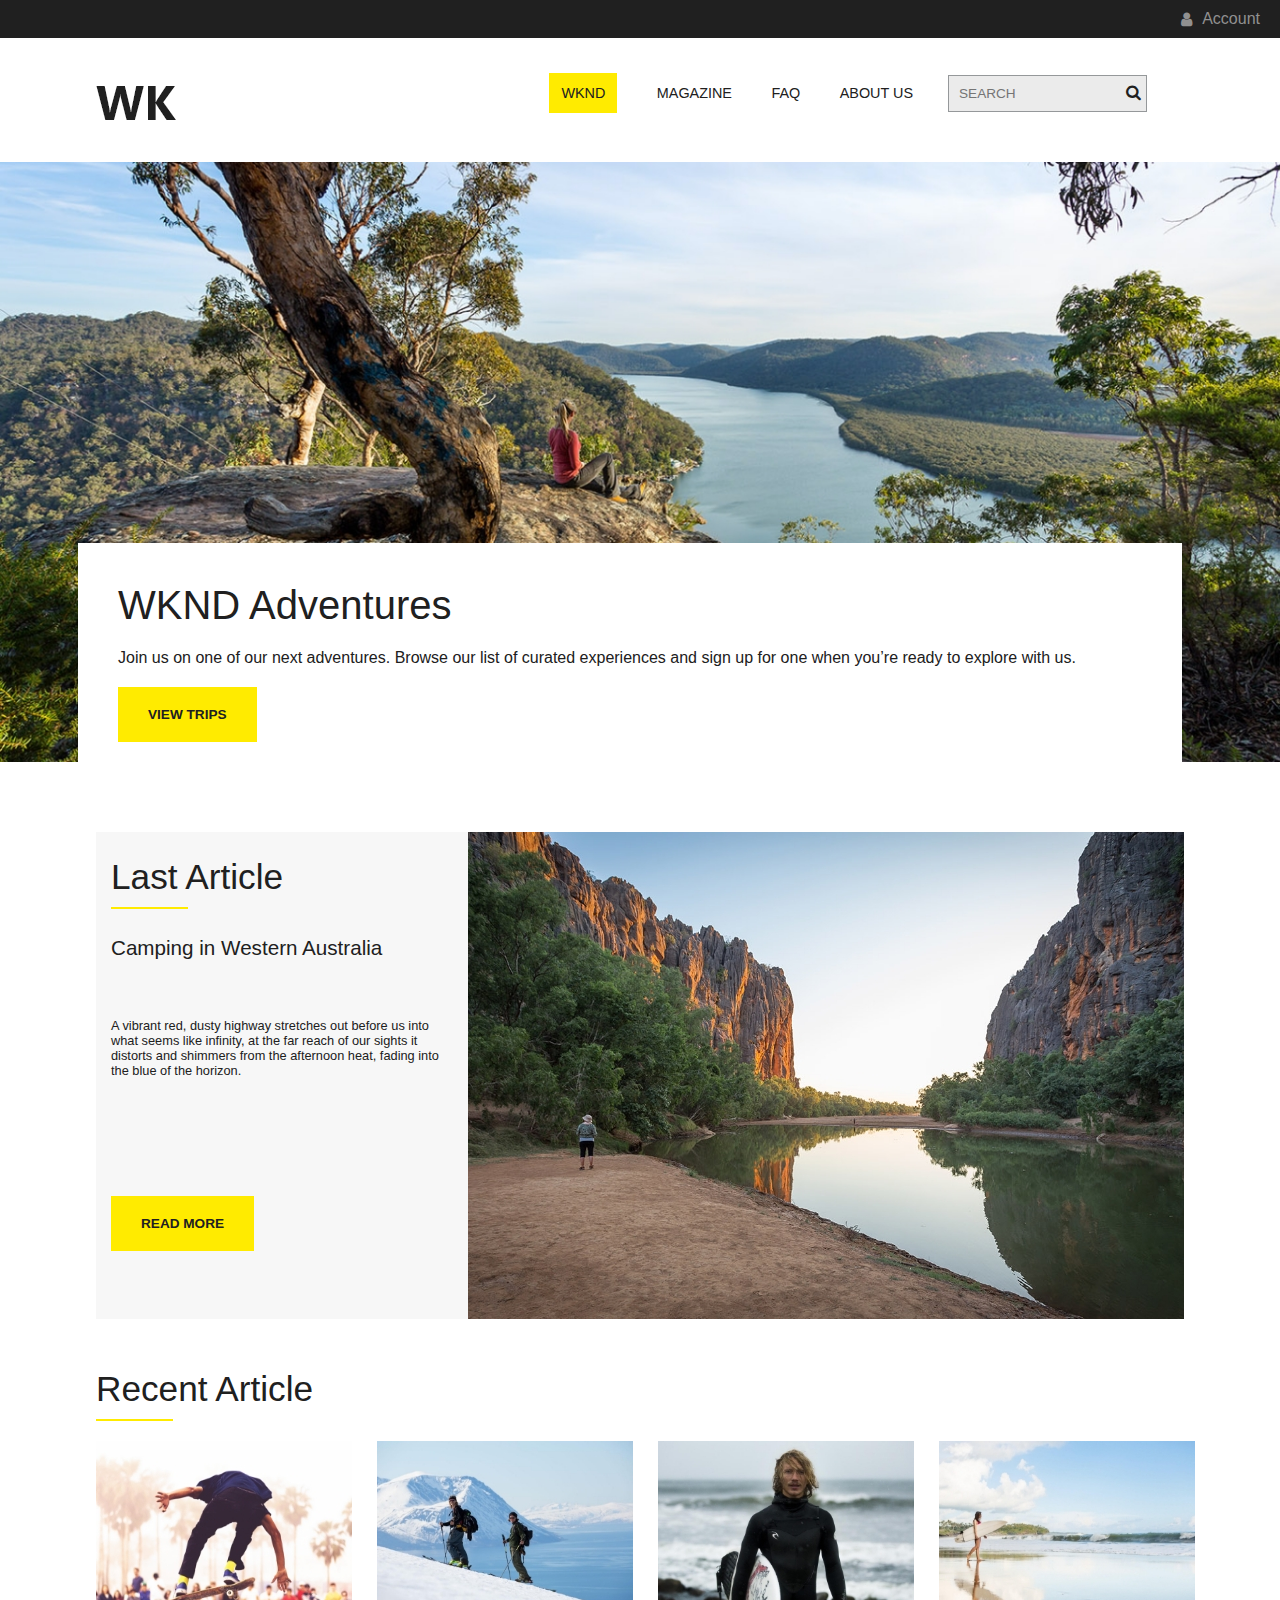
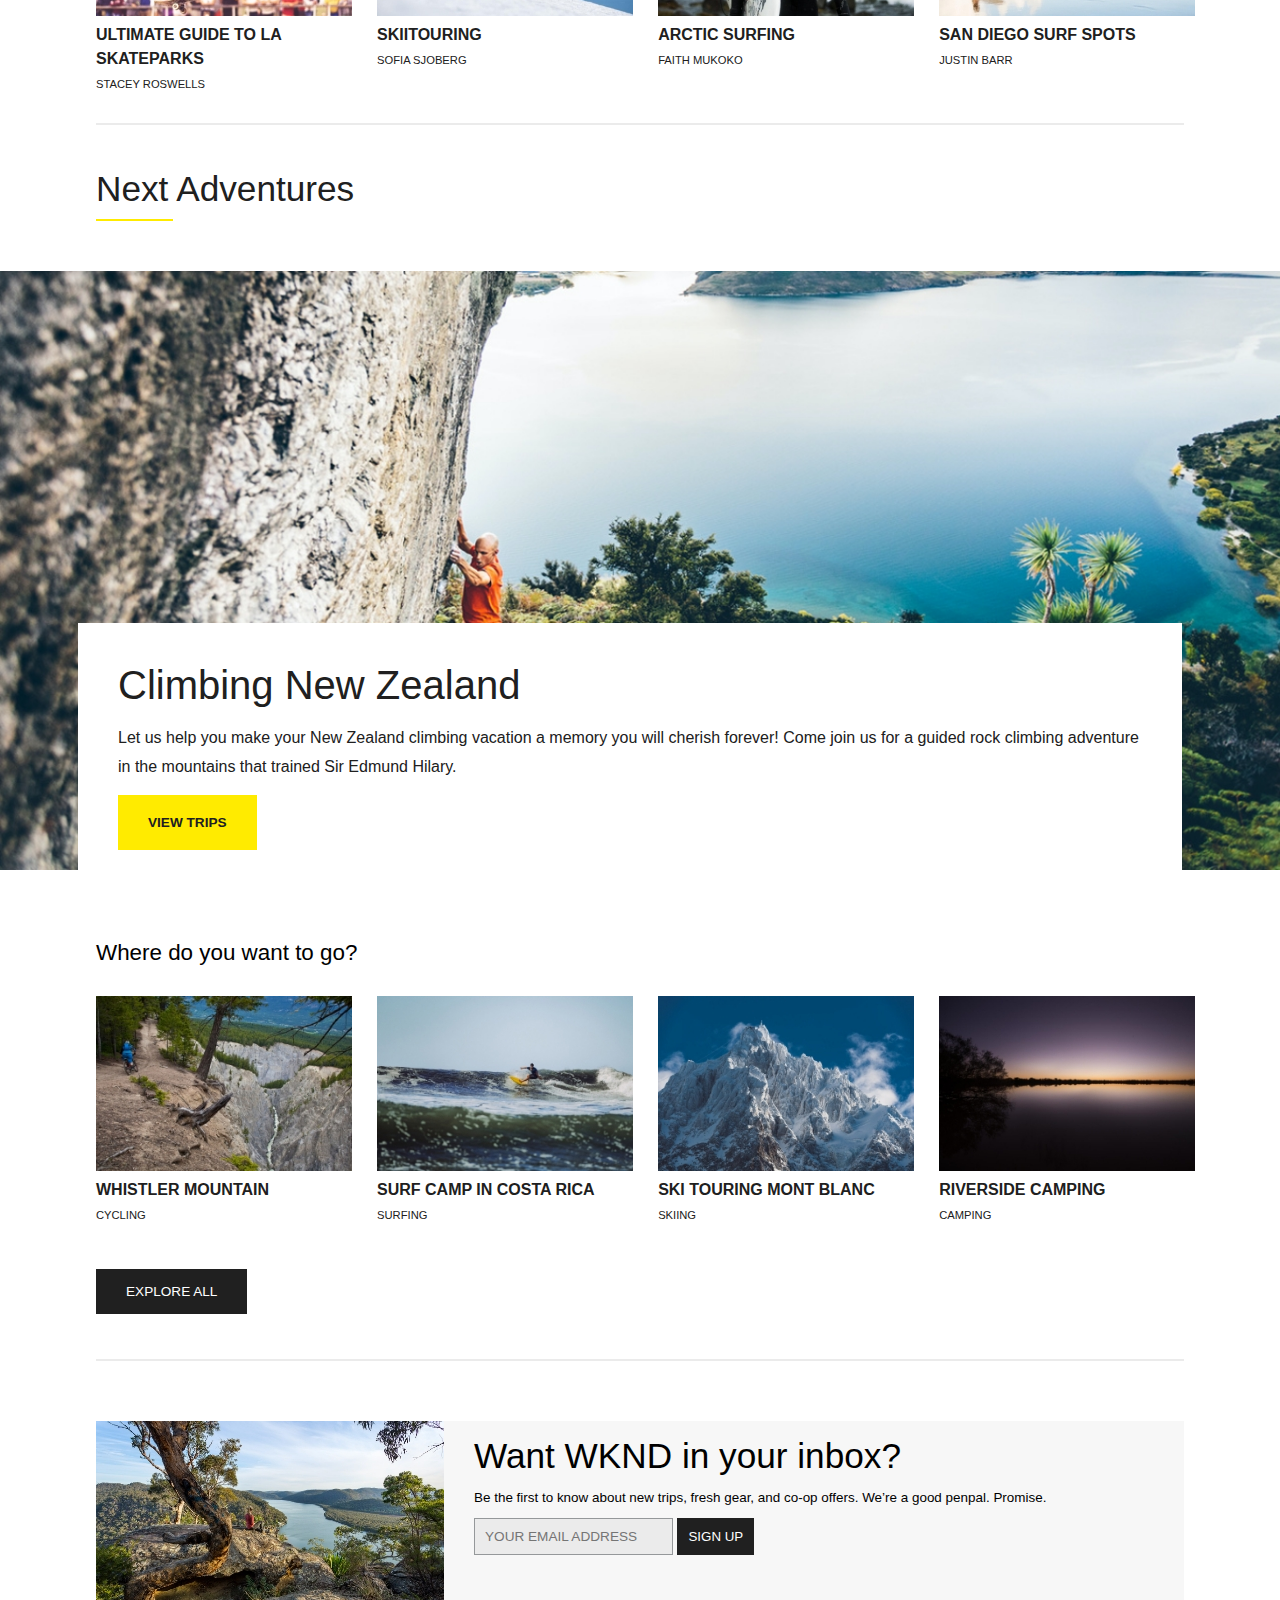
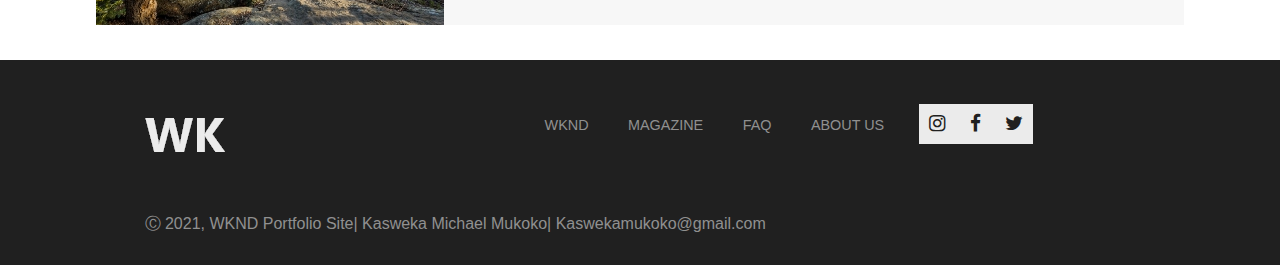
<file: index.html>
<html lang="en">
<head>
    <meta charset="UTF-8">
    <meta http-equiv="X-UA-Compatible" content="IE=edge">
    <meta name="viewport" content="width=device-width, initial-scale=1.0">
    <link rel="stylesheet" href="https://cdnjs.cloudflare.com/ajax/libs/font-awesome/4.7.0/css/font-awesome.min.css">
    <link rel="stylesheet" href="style/style.css">
    <link rel="icon" href="img/WKND_light.png">
    <title>WKND</title>
</head>
<body>
    <div id="container">
        <!-- header-->
        <header>
            <div class="top_header">
                <a href="#" class="fa fa-user"></a>
                <p>Account</p>
                <!-- the drop down for languages  and how to style them effeciently-->
                <!-- <form action = "get">
                    <select name="lang" class="drop_down">
                        <option value="eng">english | francaise</option>
                        <option value="eng">francaise</option>
                        <option value="eng">deutsh</option>
                        <option value="eng">deutsh | francaise | italiano</option>
                        <option value="eng" selected>english | espanol</option>
                    </select>
                </form> -->
            </div>
            <nav>
                <div class="img">
                    <a href="index.html"><img src="img/WKND@2x.png" alt="WKND Logo"  ></a>
                </div>
                <ul>
                    <li><a href="index.html"  class="selected">WKND</a></li>
                    <li><a href="magazine.html">Magazine</a></li>
                    <li><a href="faq.html">Faq</a></li>
                    <li><a href="about_us.html">About Us</a></li>
                </ul>
                <form method="get">
                    <input type="text" name="search" id="search" placeholder="search">
                    <a href="#" class="fa fa-search"></a>
                </form>
            </nav>
            <div class="banner">
                 <img src="img/banner.jpg" alt="Header Banner">
                <section>
                    <h3>WKND Adventures</h3>
                    <p>Join us on one of our next adventures. 
                        Browse our list of curated experiences and sign 
                        up for one when you’re ready to explore with us.
                       </p><br>
                       <span class="button">view trips</span>
                       <!-- another branch to be opened for js slider -->
                 </section>
             </div>
        </header>
        <!-- header-->

        <!-- main-->
        <main>
            <div class="last_article">
                <div class="article">
                    <div class="hr_underline">
                        <h3>Last Article</h3>
                        <hr>
                    </div>
                    <h4>Camping in Western Australia</h4><br>
                    <p>A vibrant red, dusty highway stretches out before us 
                        into what seems like infinity, at the far reach of our 
                        sights it distorts and shimmers from the afternoon heat, 
                        fading into the blue of the horizon.
                    </p><br>
                    <span class="button">read more</span>
                </div>
                <img src="img/river.jpg" alt="River Img">
            </div>
            <article>
                <div class="hr_underline">
                    <h3>Recent Article</h3>
                    <hr>
                 </div>
                <div class="images">
                    <div class="skater">
                        <img src="img/skater.jpg" alt="Skater">
                        <p>Ultimate guide to la skateparks</p>
                        <p>Stacey Roswells</p>
                    </div>
                    <div class="skii">
                        <img src="img/skii.jpg" alt="Skii Touring">
                        <p>Skiitouring</p>
                        <p>Sofia Sjoberg</p>
                    </div>
                    <div class="surfer">
                        <img src="img/surfer.jpg" alt="Arctic Surfing">
                        <p>Arctic Surfing</p>
                        <p>Faith Mukoko</p>
                    </div>
                    <div class="female_surfer">
                        <img src="img/female_skater.jpg" alt="Arctic Surfing">
                        <p>San Diego Surf Spots</p>
                        <p>Justin Barr</p>
                    </div>
                </div><br>
                <hr> <br><br>
                <div  class="hr_underline">
                    <h3 >Next Adventures</h3>
                    <hr>
                </div>
            </article>          
            <div class="banner">
                <img src="img/new_zeal.jpg" alt="Header Banner">
                <section>
                    <h3>Climbing New Zealand</h3>
                    <p>Let us help you make your New Zealand climbing vacation a 
                        memory you will cherish forever! Come join us for a guided 
                        rock climbing adventure in the mountains that trained Sir Edmund Hilary.
                    </p><br>
                    <span class="button">view trips</span>
                </section>
            </div>
            <article class="wanna_go">
                <p class="title">Where do you want to go?</p>
                <div class="images">
                    <div class="whistler_mountain">
                        <img src="img/whistler_mountain.jpg" alt="whistler Mountain">
                        <p>whistler Mountain</p>
                        <p>Cycling</p>
                    </div>
                    <div class="surf_camp">
                        <img src="img/surf_camp.jpg" alt="Surf Camping in Costa Rica">
                        <p>Surf Camp in Costa Rica</p>
                        <p>Surfing</p>
                    </div>
                    <div class="ski_touring">
                        <img src="img/ski_touring.jpg" alt="Ski Touring Mont Blanc">
                        <p>Ski Touring Mont Blanc</p>
                        <p>skiing</p>
                    </div>
                    <div class="riverside_camping">
                        <img src="img/riverside_camping.jpg" alt="Riverside Camping">
                        <p>Riverside camping</p>
                        <p>Camping</p>
                    </div>
                </div>
                <span class="dark_button">explore all</span>
                <hr>
            </article>
            <div class="inbox">
                <img src="img/mountain_inbox.jpg" alt="Mountain">
                <div class="wknd_inbx">
                    <h3>Want WKND in your inbox?</h3>
                    <p>Be the first to know about new trips, fresh gear, 
                       and co-op offers. We’re a good penpal. Promise.
                    </p>
                    <form method="get">
                        <input type="email" placeholder="your email address">
                        <input type="submit" value= "sign up" class="dark_button">
                    </form>
                </div>
            </div>
        </main>
        <!-- Main-->

        <!-- Footer-->
        <footer>
            <div class="wrapper">
                <nav>
                    <div class="img">
                            <a href="index.html"><img src="img/WKND_light.png" alt="WKND Light Logo" ></a>
                    </div>
                    <ul>
                        <li><a href="index.html">WKND</a></li>
                        <li><a href="magazine.html">Magazine</a></li>
                        <li><a href="faq.html">Faq</a></li>
                        <li><a href="about_us.html">About Us</a></li>
                    </ul>
                    <div class="social_icons">
                        <a href="#" class="fa fa-instagram"></a>
                        <a href="#" class="fa fa-facebook"></a>
                        <a href="#" class="fa fa-twitter"></a>
                    </div>
                </nav>
                <p>Ⓒ 2021, WKND Portfolio Site| Kasweka Michael Mukoko| Kaswekamukoko@gmail.com</p>
            </div>
        </footer>
        <!--Footer-->
    </div>
</body>
</html>
</file>
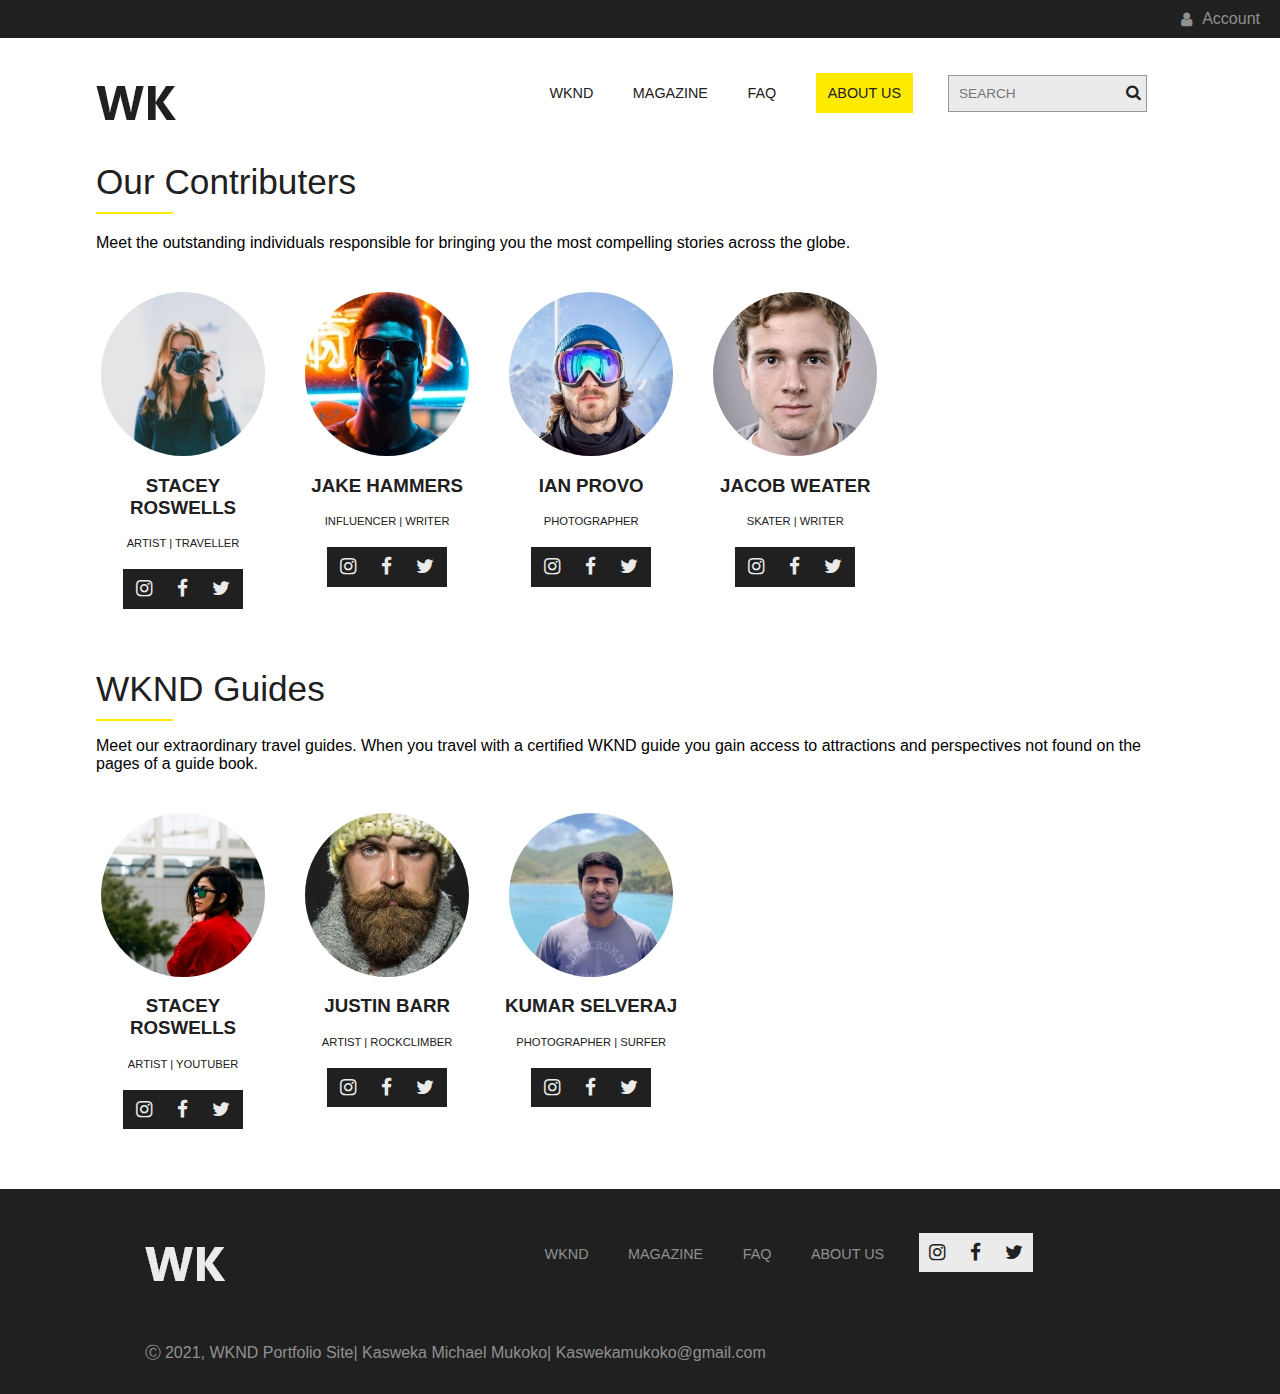
<file: about_us.html>
<html lang="en">
<head>
    <meta charset="UTF-8">
    <meta http-equiv="X-UA-Compatible" content="IE=edge">
    <meta name="viewport" content="width=device-width, initial-scale=1.0">
    <link rel="stylesheet" href="https://cdnjs.cloudflare.com/ajax/libs/font-awesome/4.7.0/css/font-awesome.min.css">
    <link rel="stylesheet" href="style/style.css">
    <link rel="icon" href="img/WKND_light.png">
    <title>About Us</title>
</head>
<body>
    <div id="container">
        <!-- header-->
        <header>
            <div class="top_header">
                <a href="#" class="fa fa-user"></a>
                <p>Account</p>
                <!-- the drop down for languages  and how to style them effeciently-->
                <!-- <form method = "get">
                    <select name="lang" class="drop_down">
                        <option value="eng">english | francaise</option>
                        <option value="eng">francaise</option>
                        <option value="eng">deutsh</option>
                        <option value="eng">deutsh | francaise | italiano</option>
                        <option value="eng" selected>english | espanol</option>
                    </select>
                </form> -->
            </div>
            <nav>
                <div class="img">
                    <a href="index.html"><img src="img/WKND@2x.png" alt="WKND Logo"  ></a>
                </div>
                <ul>
                    <li><a href="index.html">WKND</a></li>
                    <li><a href="magazine.html">Magazine</a></li>
                    <li><a href="faq.html" >Faq</a></li>
                    <li><a href="about_us.html" class="selected">About Us</a></li>
                </ul>
                <form method="get">
                    <input type="text" name="search" id="search" placeholder="search">
                    <a href="#" class="fa fa-search"></a>
                </form>
            </nav>
        </header>
        <!-- header-->

        <!-- main-->
        <main id="about">
            <div class="wrapper">
                <section class="contributer">
                    <div class="hr_underline">
                        <h3>Our Contributers</h3>
                        <hr>
                    </div>
                    <div class="contributers">
                        <p>Meet the outstanding individuals responsible for bringing you the 
                           most compelling stories across the globe. 
                        </p>
                    </div>
                    <div class="round_imgs">
                        <div class="stacey">
                            <img src="img/stacey.jpg" alt="Stacey Roswells">
                            <h3>Stacey Roswells</h3>
                            <p>Artist | Traveller </p>
                            <div class="social_icons">
                                <a href="#" class="fa fa-instagram"></a>
                                <a href="#" class="fa fa-facebook"></a>
                                <a href="#" class="fa fa-twitter"></a>
                            </div>
                        </div>
                        <div class="jake">
                            <img src="img/jake.jpg" alt="jake Hammers">
                            <h3>Jake Hammers</h3>
                            <p>Influencer | Writer </p>
                            <div class="social_icons">
                                <a href="#" class="fa fa-instagram"></a>
                                <a href="#" class="fa fa-facebook"></a>
                                <a href="#" class="fa fa-twitter"></a>
                            </div>
                        </div>
                        <div class="ian">
                            <img src="img/ian.jpg" alt="Ian Provo">
                            <h3>Ian Provo</h3>
                            <p>Photographer</p>
                            <div class="social_icons">
                                <a href="#" class="fa fa-instagram"></a>
                                <a href="#" class="fa fa-facebook"></a>
                                <a href="#" class="fa fa-twitter"></a>
                            </div>
                        </div>
                        <div class="jacob">
                            <img src="img/jacob.jpg" alt="Ian Provo">
                            <h3>Jacob Weater</h3>
                            <p>Skater | Writer</p>
                            <div class="social_icons">
                                <a href="#" class="fa fa-instagram"></a>
                                <a href="#" class="fa fa-facebook"></a>
                                <a href="#" class="fa fa-twitter"></a>
                            </div>
                        </div>
                        
                    </div>
                </section>
                <section class="guides">
                    <div class="hr_underline">
                        <h3>WKND Guides</h3>
                        <hr>
                    </div>
                    <p>Meet our extraordinary travel guides. When you travel with a certified 
                        WKND guide you gain access to attractions and perspectives not found 
                        on the pages of a guide book.
                     </p>
                    <div class="round_imgs">
                        <div class="stacey">
                            <img src="img/stacey2.jpg" alt="Stacey Roswells">
                            <h3>Stacey Roswells</h3>
                            <p>Artist | Youtuber </p>
                            <div class="social_icons">
                                <a href="#" class="fa fa-instagram"></a>
                                <a href="#" class="fa fa-facebook"></a>
                                <a href="#" class="fa fa-twitter"></a>
                            </div>
                        </div>
                        <div class="jake">
                            <img src="img/justin.jpg" alt="Justin Barr">
                            <h3>Justin Barr</h3>
                            <p>Artist | RockClimber </p>
                            <div class="social_icons">
                                <a href="#" class="fa fa-instagram"></a>
                                <a href="#" class="fa fa-facebook"></a>
                                <a href="#" class="fa fa-twitter"></a>
                            </div>
                        </div>
                        <div class="ian">
                            <img src="img/kumar.jpg" alt="Kumar Selveraj">
                            <h3>Kumar Selveraj</h3>
                            <p>Photographer | surfer</p>
                            <div class="social_icons">
                                <a href="#" class="fa fa-instagram"></a>
                                <a href="#" class="fa fa-facebook"></a>
                                <a href="#" class="fa fa-twitter"></a>
                            </div>
                        </div>
                        <div>
                          <!-- Just a Place Holder-->  
                        </div>
                    </div>
                </section>
            </div>
        </main>
        <!-- Main-->

        <!-- Footer-->
        <footer>
            <div class="wrapper">
                <nav>
                    <div class="img">
                            <a href="index.html"><img src="img/WKND_light.png" alt="WKND Light Logo" ></a>
                    </div>
                    <ul>
                        <li><a href="index.html">WKND</a></li>
                        <li><a href="magazine.html">Magazine</a></li>
                        <li><a href="faq.html">Faq</a></li>
                        <li><a href="about_us.html">About Us</a></li>
                    </ul>
                    <div class="social_icons">
                        <a href="#" class="fa fa-instagram"></a>
                        <a href="#" class="fa fa-facebook"></a>
                        <a href="#" class="fa fa-twitter"></a>
                    </div>
                </nav>
                <p>Ⓒ 2021, WKND Portfolio Site| Kasweka Michael Mukoko| Kaswekamukoko@gmail.com</p>
            </div>
        </footer>
        <!--Footer-->
    </div>
</body>
</html>
</file>
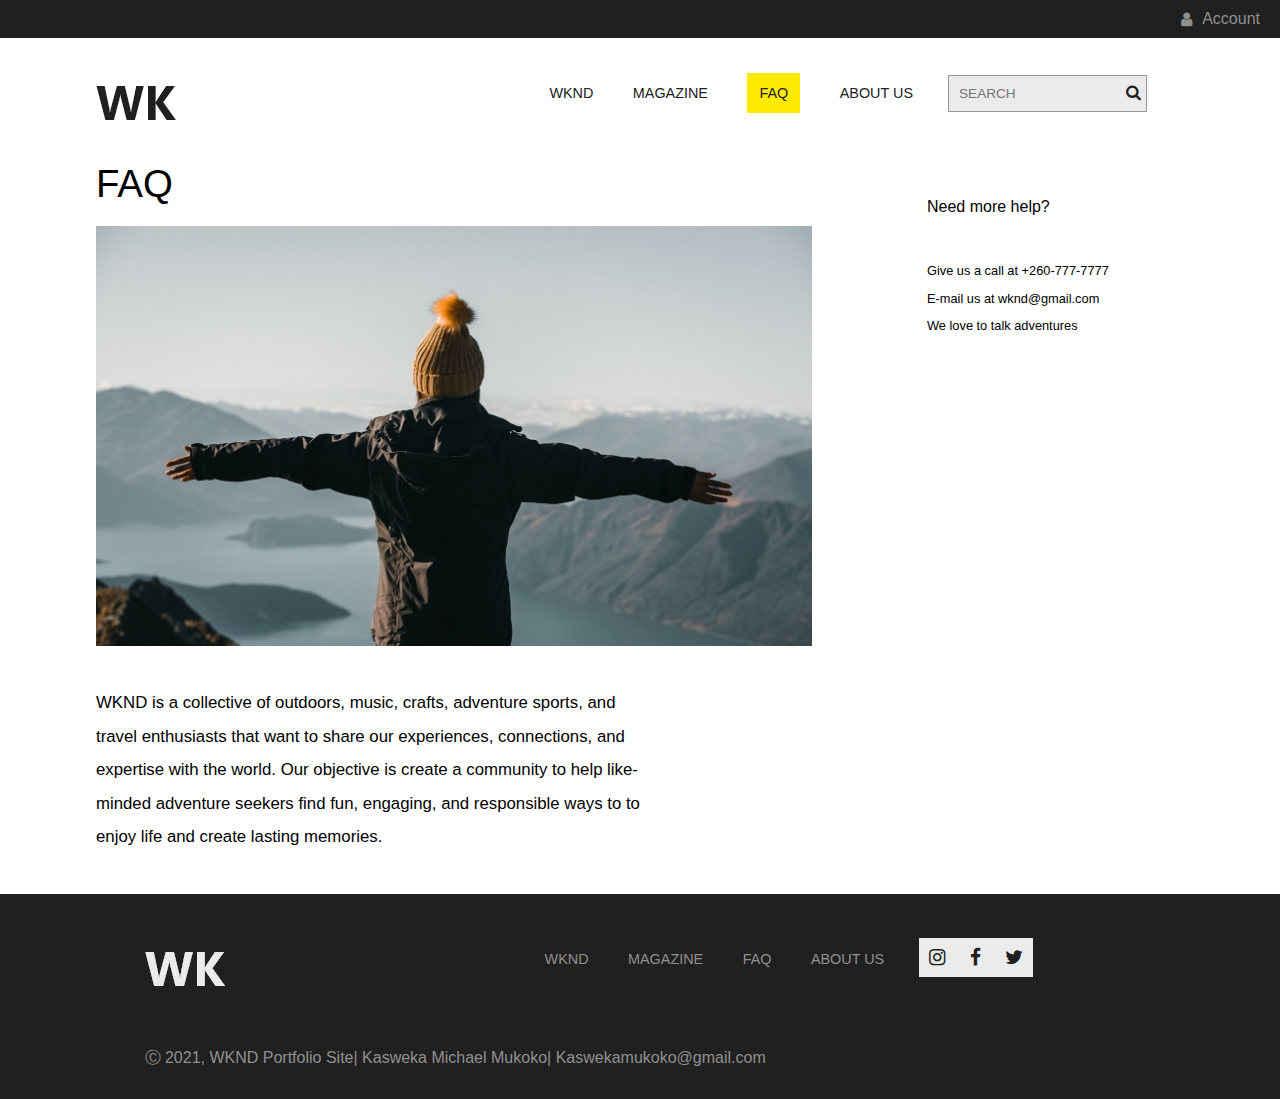
<file: faq.html>
<html lang="en">
<head>
    <meta charset="UTF-8">
    <meta http-equiv="X-UA-Compatible" content="IE=edge">
    <meta name="viewport" content="width=device-width, initial-scale=1.0">
    <link rel="stylesheet" href="https://cdnjs.cloudflare.com/ajax/libs/font-awesome/4.7.0/css/font-awesome.min.css">
    <link rel="stylesheet" href="style/style.css">
    <link rel="icon" href="img/WKND_light.png">
    <title>FAQ</title>
</head>
<body>
    <div id="container">
        <!-- header-->
        <header>
            <div class="top_header">
                <a href="#" class="fa fa-user"></a>
                <p>Account</p>
                <!-- the drop down for languages  and how to style them effeciently-->
                <!-- <form method = "get">
                    <select name="lang" class="drop_down">
                        <option value="eng">english | francaise</option>
                        <option value="eng">francaise</option>
                        <option value="eng">deutsh</option>
                        <option value="eng">deutsh | francaise | italiano</option>
                        <option value="eng" selected>english | espanol</option>
                    </select>
                </form> -->
            </div>
            <nav>
                <div class="img">
                    <a href="index.html"><img src="img/WKND@2x.png" alt="WKND Logo"  ></a>
                </div>
                <ul>
                    <li><a href="index.html">WKND</a></li>
                    <li><a href="magazine.html">Magazine</a></li>
                    <li><a href="faq.html" class="selected">Faq</a></li>
                    <li><a href="about_us.html">About Us</a></li>
                </ul>
                <form method="get">
                    <input type="text" name="search" id="search" placeholder="search">
                    <a href="#" class="fa fa-search"></a>
                </form>
            </nav>
        </header>
        <!-- header-->

        <!-- main-->
        <main id="faq">
            <div class="wrapper">
                <div class="title">
                    <h2>FAQ</h2>
                </div>
                <div class="faq_woman">
                    <img src="img/faq_woman.jpg" alt="Woman standing on Mountain Range">
                    <p>WKND is a collective of outdoors, music, crafts, adventure sports, 
                        and travel enthusiasts that want to share our experiences, connections, 
                        and expertise with the world. Our objective is create a community to 
                        help like-minded adventure seekers find fun, engaging, and responsible 
                        ways to to enjoy life and create lasting memories.
                    </p>
                </div>
                <!-- This will be a feature done with vanilla JavaScript later-->
                <!-- <div class="expansion_panel">

                </div> -->
            </div>
            <div class="aside">
                <p>Need more help?</p><br>
                <div class="contacts">
                    <p>Give us a call at +260-777-7777</p>
                    <p>E-mail us at wknd@gmail.com</p>
                    <p>We love to talk adventures</p>
                </div>
            </div>
        </main>
        <!-- Main-->

        <!-- Footer-->
        <footer>
            <div class="wrapper">
                <nav>
                    <div class="img">
                            <a href="index.html"><img src="img/WKND_light.png" alt="WKND Light Logo" ></a>
                    </div>
                    <ul>
                        <li><a href="index.html">WKND</a></li>
                        <li><a href="magazine.html">Magazine</a></li>
                        <li><a href="faq.html">Faq</a></li>
                        <li><a href="about_us.html">About Us</a></li>
                    </ul>
                    <div class="social_icons">
                        <a href="#" class="fa fa-instagram"></a>
                        <a href="#" class="fa fa-facebook"></a>
                        <a href="#" class="fa fa-twitter"></a>
                    </div>
                </nav>
                <p>Ⓒ 2021, WKND Portfolio Site| Kasweka Michael Mukoko| Kaswekamukoko@gmail.com</p>
            </div>
        </footer>
        <!--Footer-->
    </div>
</body>
</html>
</file>
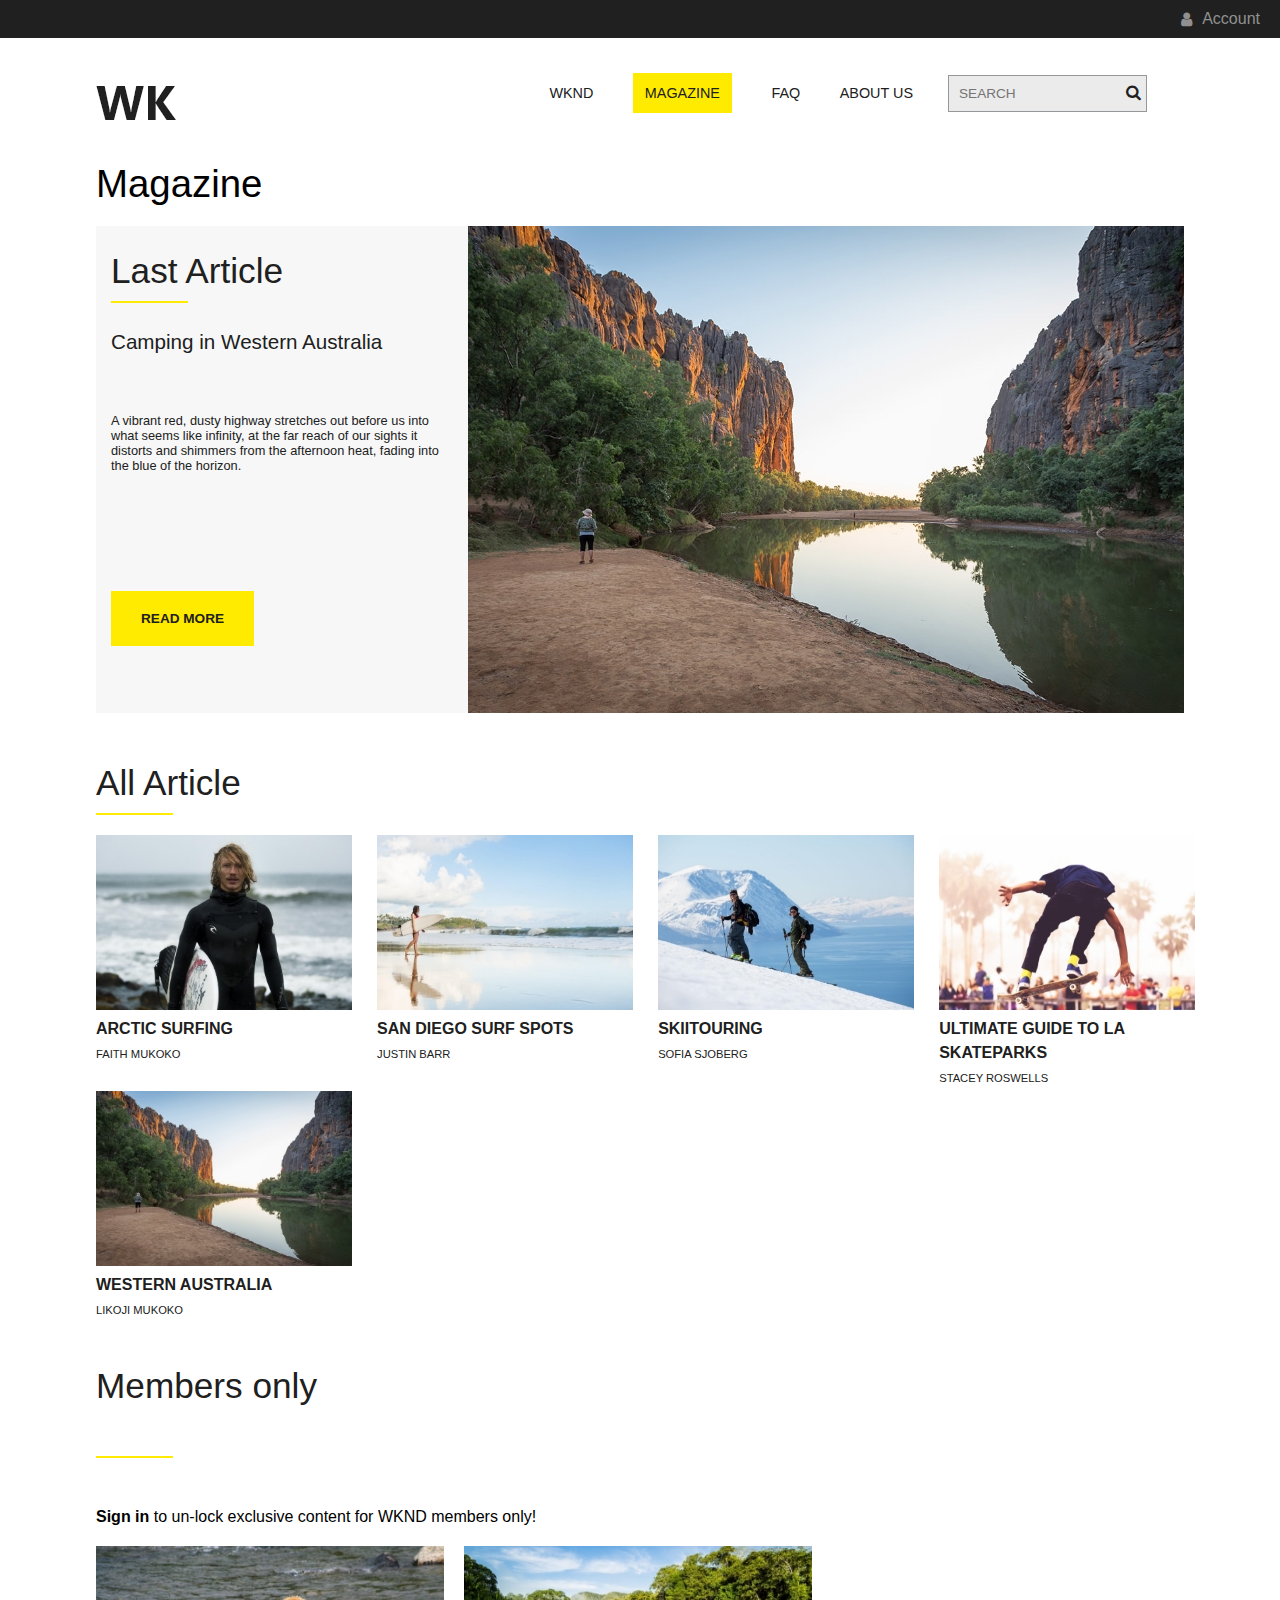
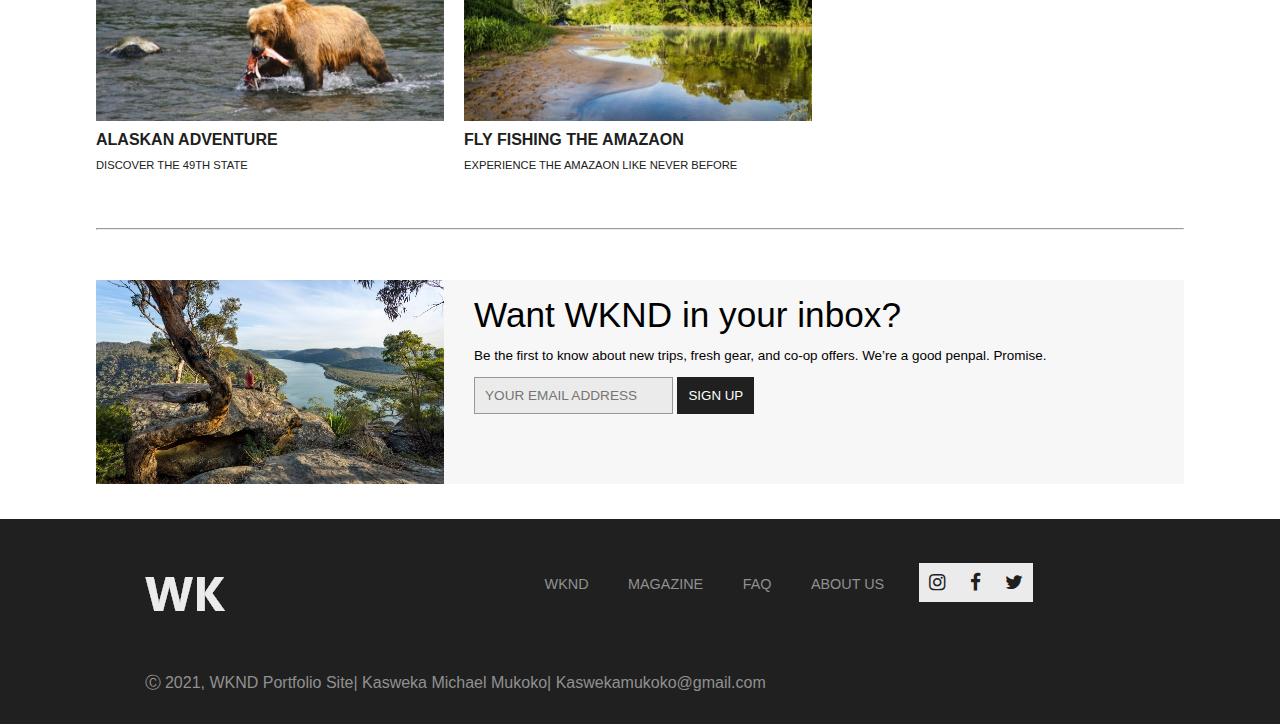
<file: magazine.html>
<html lang="en">
<head>
    <meta charset="UTF-8">
    <meta http-equiv="X-UA-Compatible" content="IE=edge">
    <meta name="viewport" content="width=device-width, initial-scale=1.0">
    <link rel="stylesheet" href="style/style.css">
    <link rel="stylesheet" href="https://cdnjs.cloudflare.com/ajax/libs/font-awesome/4.7.0/css/font-awesome.min.css">
    <link rel="icon" href="img/WKND_light.png">
    <title>Magazine</title>
</head>
<body>
    <div id="container">
        <!-- header-->
        <header>
            <div class="top_header">
                <a href="#" class="fa fa-user"></a>
                <p>Account</p>
                <!-- the drop down for languages  and how to style them effeciently-->
                <!-- <form method = "get">
                    <select name="lang" class="drop_down">
                        <option value="eng">english | francaise</option>
                        <option value="eng">francaise</option>
                        <option value="eng">deutsh</option>
                        <option value="eng">deutsh | francaise | italiano</option>
                        <option value="eng" selected>english | espanol</option>
                    </select>
                </form> -->
            </div>
            <nav>
                <div class="img">
                    <a href="index.html"><img src="img/WKND@2x.png" alt="WKND Logo"  ></a>
                </div>
                <ul>
                    <li><a href="index.html">WKND</a></li>
                    <li><a href="magazine.html" class="selected">Magazine</a></li>
                    <li><a href="faq.html">Faq</a></li>
                    <li><a href="about_us.html">About Us</a></li>
                </ul>
                <form method="get">
                    <input type="text" name="search" id="search" placeholder="search">
                    <a href="#" class="fa fa-search"></a>
                </form>
            </nav>
        </header>
        <!-- header-->

        <!-- main-->
        <main>
            <div id="mag_container">
                <div class="title">
                    <h2>Magazine</h2>
                </div>
                <div class="last_article">
                    <div class="article">
                        <div class="hr_underline">
                            <h3>Last Article</h3>
                            <hr>
                        </div>
                        <h4>Camping in Western Australia</h4><br>
                        <p>A vibrant red, dusty highway stretches out before us 
                            into what seems like infinity, at the far reach of our 
                            sights it distorts and shimmers from the afternoon heat, 
                            fading into the blue of the horizon.
                        </p><br>
                        <span class="button">read more</span>
                    </div>
                    <img src="img/river.jpg" alt="River Img">
                </div>
                <article>
                    <div class="hr_underline">
                        <h3>All Article</h3>
                        <hr>
                     </div>
                    <div class="images">
                        <div class="surfer">
                            <img src="img/surfer.jpg" alt="Arctic Surfing">
                            <p>Arctic Surfing</p>
                            <p>Faith Mukoko</p>
                        </div>
                        <div class="female_surfer">
                            <img src="img/female_skater.jpg" alt="Arctic Surfing">
                            <p>San Diego Surf Spots</p>
                            <p>Justin Barr</p>
                        </div>
                        <div class="skii">
                            <img src="img/skii.jpg" alt="Skii Touring">
                            <p>Skiitouring</p>
                            <p>Sofia Sjoberg</p>
                        </div>
                        <div class="skater">
                            <img src="img/skater.jpg" alt="Skater">
                            <p>Ultimate guide to la skateparks</p>
                            <p>Stacey Roswells</p>
                        </div>
                    </div>
                    <div class="image_2">
                        <img src="img/western_australia.jpg" alt="Riverside Camping">
                        <p>Western Australia</p>
                        <p>Likoji Mukoko</p>
                    </div>
                </article>
                <div class="members">
                    <div class="hr_underline">
                        <h3>Members only</h3>
                        <hr>
                    </div>
                    <div class="sign_in">
                        <p><b>Sign in</b> to un-lock exclusive content for WKND members only!</p>
                    </div>
                    <div class="blur_images">
                        <div class="bear">
                            <img src="img/bear.jpg" alt="Alaskan Adventure Members Only">
                            <p>Alaskan Adventure</p>
                            <p>Discover the 49th state</p>
                        </div>
                        <div class="bear">
                            <img src="img/amazon.jpg" alt="Fly Fishing The Amazaon Members Only">
                            <p>Fly fishing the amazaon</p>
                            <p>Experience the amazaon like never before</p>
                        </div>
                    </div>
                    <hr>
                </div>
                <div class="inbox">
                    <img src="img/mountain_inbox.jpg" alt="Mountain">
                    <div class="wknd_inbx">
                        <h3>Want WKND in your inbox?</h3>
                        <p>Be the first to know about new trips, fresh gear, 
                        and co-op offers. We’re a good penpal. Promise.
                        </p>
                        <form method="get">
                            <input type="email" placeholder="your email address">
                            <input type="submit" value= "sign up" class="dark_button">
                        </form>
                    </div>
                </div>
          </div>
        </main>
        <!-- Main-->

        <!-- Footer-->
        <footer>
            <div class="wrapper">
                <nav>
                    <div class="img">
                            <a href="index.html"><img src="img/WKND_light.png" alt="WKND Light Logo" ></a>
                    </div>
                    <ul>
                        <li><a href="index.html">WKND</a></li>
                        <li><a href="magazine.html">Magazine</a></li>
                        <li><a href="faq.html">Faq</a></li>
                        <li><a href="about_us.html">About Us</a></li>
                    </ul>
                    <div class="social_icons">
                        <a href="#" class="fa fa-instagram"></a>
                        <a href="#" class="fa fa-facebook"></a>
                        <a href="#" class="fa fa-twitter"></a>
                    </div>
                </nav>
                <p>Ⓒ 2021, WKND Portfolio Site| Kasweka Michael Mukoko| Kaswekamukoko@gmail.com</p>
            </div>
        </footer>
        <!--Footer-->
    </div>
</body>
</html>
</file>
<file: style/style.css>
body{
    margin: 0;
    padding: 0;
    font-family: -apple-system, BlinkMacSystemFont, 'Segoe UI', Roboto, Oxygen, Ubuntu, Cantarell, 'Open Sans', 'Helvetica Neue', sans-serif;
}
/* HEADER */
header .top_header{
    display: flex;
    justify-content: flex-end;
    align-items:center; 
    background-color: #202020;
    color: #909090;
    padding:10px;
    
}
header .top_header select.drop_down{
    padding:0px;
    background-color:#202020;
    color:#909090;
    padding:10px 5px;
} 
header .top_header a{
    text-decoration: none;
}
header .top_header p{
    margin:0;
}
header .top_header a{
    color: #909090;
}
header .top_header *{
    padding-right:10px ;
}
nav{
    display: flex;
    align-items: baseline;
    padding: 30px;
    width: 85%;
    margin: 0 auto;
}

nav .img{
    margin: auto 30% auto 0;
    
}
nav li{
    display: inline;
       
}
nav li a{
    text-decoration: none;
    color: #202020;
    text-transform: uppercase;
    margin-right: 35px;
    font-size: 0.9em;
}
nav li .selected{
    background-color: #FFEB00;
    padding: 12px ;
}
nav form input{
    padding: 10px;
    background-color: #EBEBEB;
    border: 1px solid #95989A;
    text-transform: uppercase;
    font-size: .85em;
}
nav form a{
    text-decoration: none;
    color: #202020;
    position: relative;
    right: 25px;
}
.banner{
    position: relative;
    margin-bottom: 70px;
}
.banner img{
    width: 100%;
}
.banner section{
    width: 80%;
    padding: 40px 40px 80px 40px;
    color: #202020;
    background-color: white;
    position: absolute;
    bottom:-40px;
    left: 78px;

}
.banner section h3{
    font-size: 2.5em;
    font-weight: 400;
    margin: 0;
}
.banner section p{
    line-height: 1.8em;
}

.button{
    text-transform: uppercase;
    background-color: #FFEB00;
    padding: 20px 30px;
    font-size: .85em;
    font-family:sans-serif;
    font-weight: 550;
    cursor: pointer;
}
/* HEADER*/

/* MAIN*/

main .last_article{
    display: flex;
    background-color: #F7F7F7;
    width: 85%;
    margin: 0 auto;
}
main .last_article .article{
    color: #202020;
    padding: 25px 15px 15px 15px;
}
 
.hr_underline h3{
    font-family: sans-serif;
    font-size: 2.2em;
    margin: 0;
    font-weight: 500;
    color: #202020;
}
.hr_underline hr{
    width: 75px ;
    margin: 10px 0 0 0;
    color: #FFEB00;
    border: 1px solid #FFEB00;
}
main .last_article .article h4{
    font-weight: 500;
    font-size: 1.29em;
}
main .last_article .article p{
    font-size: .8em;
    margin-bottom: 120px;
}

main article{
    margin: 50px auto;
    width: 85%;
}
main article .hr_underline{
    margin-bottom: 20px;
}
main article .images{
    display: flex;
    justify-content: space-between;
}
main article .images div{
    width: 22.5%;
    color: #202020;
    text-transform: uppercase;
}
main article .images div p{
    font-size: .7em;
    margin: 7px 0;
}
main article .images div p:first-of-type{
    font-weight: 550;
    font-size: 16px;
    line-height: 1.5em;
}

/* Magazine Page*/
main article .image_2 {
    width: 22.5%;
    color: #202020;
    text-transform: uppercase;
}
main article .image_2 p{
    font-size: .7em;
    margin: 7px 0;
}
main article .image_2 p:first-of-type {
    font-weight: 550;
    font-size: 16px;
    line-height: 1.5em;
    color: #202020;
    text-transform: uppercase;
}
main .members{
    width: 85%;
    margin: 0 auto;
}
main .members hr{
    margin: 50px 0;
}
main .members .sign_in p{
    margin: 20px 0;
}
main .members .blur_images{
    display: flex;
}
main .members .blur_images *{
    margin-right: 10px;
}
main .members .blur_images {
    color: #202020;
    text-transform: uppercase;
}
main .members .blur_images p{
    font-size: .7em;
    margin: 7px 0;
}
main .members .blur_images p:first-of-type {
    font-weight: 550;
    font-size: 16px;
    line-height: 1.5em;
    color: #202020;
    text-transform: uppercase;
}
main #mag_container .title {
    width: 85%;
    margin: 0 auto;
}
main #mag_container .title h2{
    font-size: 2.4em;
    font-weight: 400;
    margin: 0 0 20px 0;
}
/* Magazine Page*/

/* FAQ Page*/

main#faq {
    display: grid;
    grid-template-columns: repeat(2, 1fr);
    width: 85%;
    margin: 0 auto;
    grid-gap: 95px;
}
main#faq .title h2{
    font-size: 2.4em;
    font-weight: 400;
    margin: 0 0 20px 0;
}

main#faq .faq_woman p{
    width: 78%;
    font-size: 1.05em;
    line-height: 2em;
    margin: 40px 0 40px 0;
}
main#faq .aside{
  padding:20px;
}
main#faq .aside .contacts{
    font-size: .8em;
}

/* FAQ Page*/

/* About Us Page*/
main#about{
    width: 85%;
    margin: 0 auto;
}
main#about .contributers p{
    margin: 20px 0;
}
main#about .round_imgs{
    width: 80%;
    margin: 0 auto;
    display: flex;
    /* justify-content: space-between; */
}
main#about .round_imgs .stacey, .jake, .ian, .jacob{
    text-align: center;
    width: 20%;
    margin: 0 30px 0 0;
}
main#about .round_imgs {
    color: #202020;
    text-transform: uppercase;
    margin: 40px 0;
}
main#about .round_imgs p{
    font-size: .7em;
    margin: 7px 0;
}
main#about .round_imgs p p:first-of-type {
    font-weight: 550;
    font-size: 16px;
    line-height: 1.5em;
    color: #202020;
    text-transform: uppercase;
}

main#about .social_icons a{
    color: #ebebeb;
    padding: 10px;
    text-decoration: none;
    font-size: 1.2em;
}
main#about .social_icons{
    background-color: #202020;
    width: 120px;
    margin: 20px auto;
}

/* About Us Page*/
main article hr{
    border: .8px solid #EBEBEB;
}
main .wanna_go .title{
    font-size: 1.4em;
    margin:10px 0 30px ;
}
main .wanna_go div{
    margin-bottom: 28px;
}
main .wanna_go .dark_button{
    text-transform: uppercase;
    background-color: #202020;
    color: #ffffff;
    padding: 15px 30px;
    font-size: .85em;
    font-family:sans-serif;
    font-weight: 500;
    cursor: pointer;
}
main .wanna_go hr{
    margin: 60px 0;
}
main .inbox{
    width: 85%;
    margin: 0 auto 35px;
    display: flex;
    background-color: #f7f7f7;
}
main .inbox div{
    padding: 15px 0 15px 30px;
}
main .inbox h3{
    margin: 0;
    font-size: 2.2em;
    font-weight: 400;
}
main .inbox p{
    font-size: .84em;
}
main .inbox form input[type = 'email']{
    padding: 10px;
    background-color: #EBEBEB;
    border: 1px solid #95989A;
    text-transform: uppercase;
    font-weight: 500;
    font-size: .85em;
}
main .inbox form input[type = 'submit']{
    padding: 10px;
    text-transform: uppercase;
    background-color: #202020;
    color: #ffffff;
    border: 1px solid #202020;
}

/* MAIN*/

/* FOOTER*/
footer{
    background-color: #202020;
    color: #909090;
    padding: 10px 0 10px 20px;
}
footer nav{
    margin: 0;
}
footer nav ul li a{
    color: #909090;
}
footer .social_icons a{
    color: #202020;
    padding: 10px;
    text-decoration: none;
    font-size: 1.2em;
}
footer .social_icons{
    background-color: #EBEBEB;
    
}
footer p{
    margin: 20px 0 20px 30px;
}
footer div.wrapper{
    width: 85%;
    margin: 0 auto;
}
</file>
